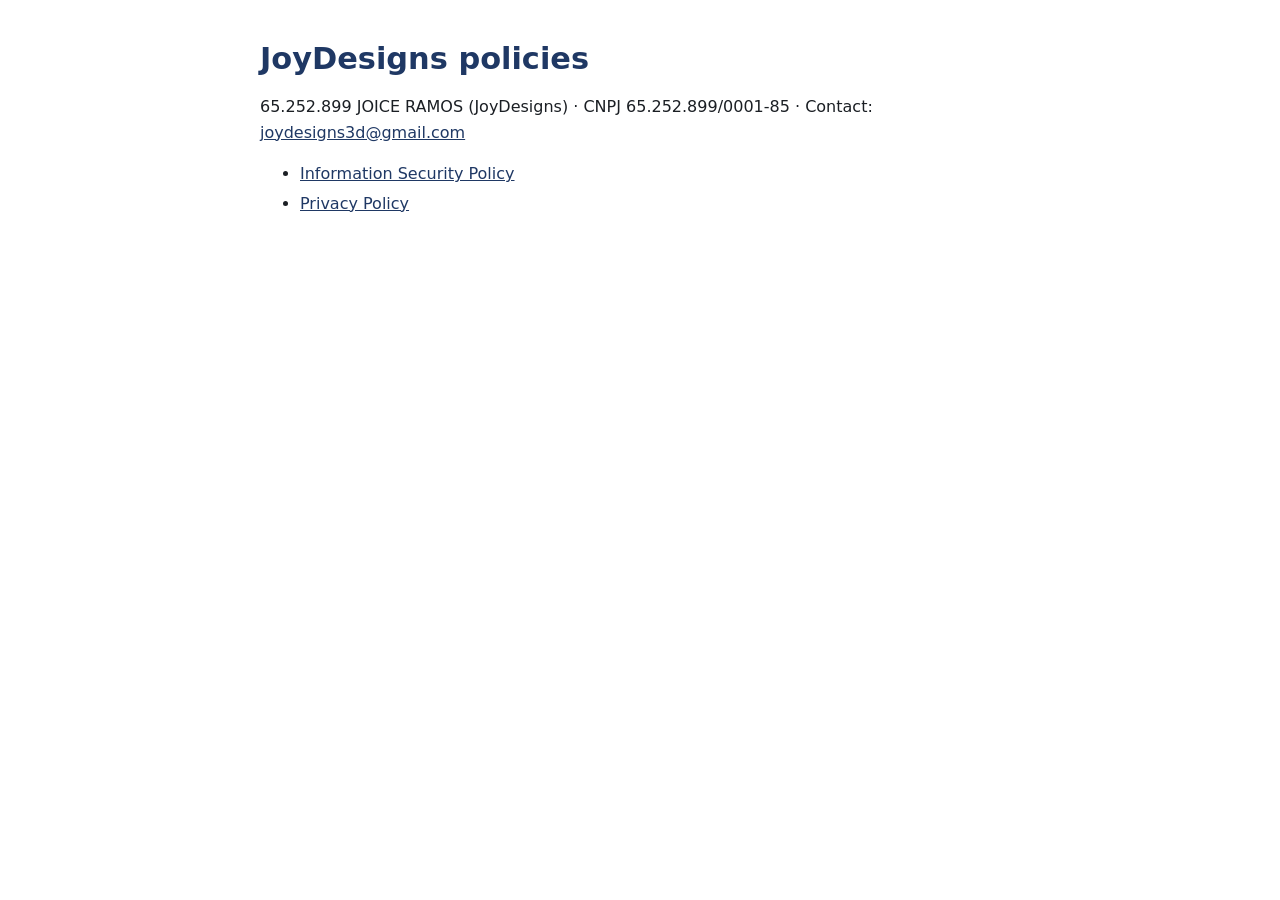
<file: index.html>
<!doctype html>
<html lang="en">
<head>
<meta charset="utf-8">
<meta name="viewport" content="width=device-width, initial-scale=1">
<title>JoyDesigns Policies</title>
<link rel="stylesheet" href="style.css">
</head>
<body>
<main>
<h1>JoyDesigns policies</h1>
<p>65.252.899 JOICE RAMOS (JoyDesigns) · CNPJ 65.252.899/0001-85 · Contact: <a href="mailto:joydesigns3d@gmail.com">joydesigns3d@gmail.com</a></p>
<ul>
<li><a href="security.html">Information Security Policy</a></li>
<li><a href="privacy.html">Privacy Policy</a></li>
</ul>
</main>
</body>
</html>
</file>
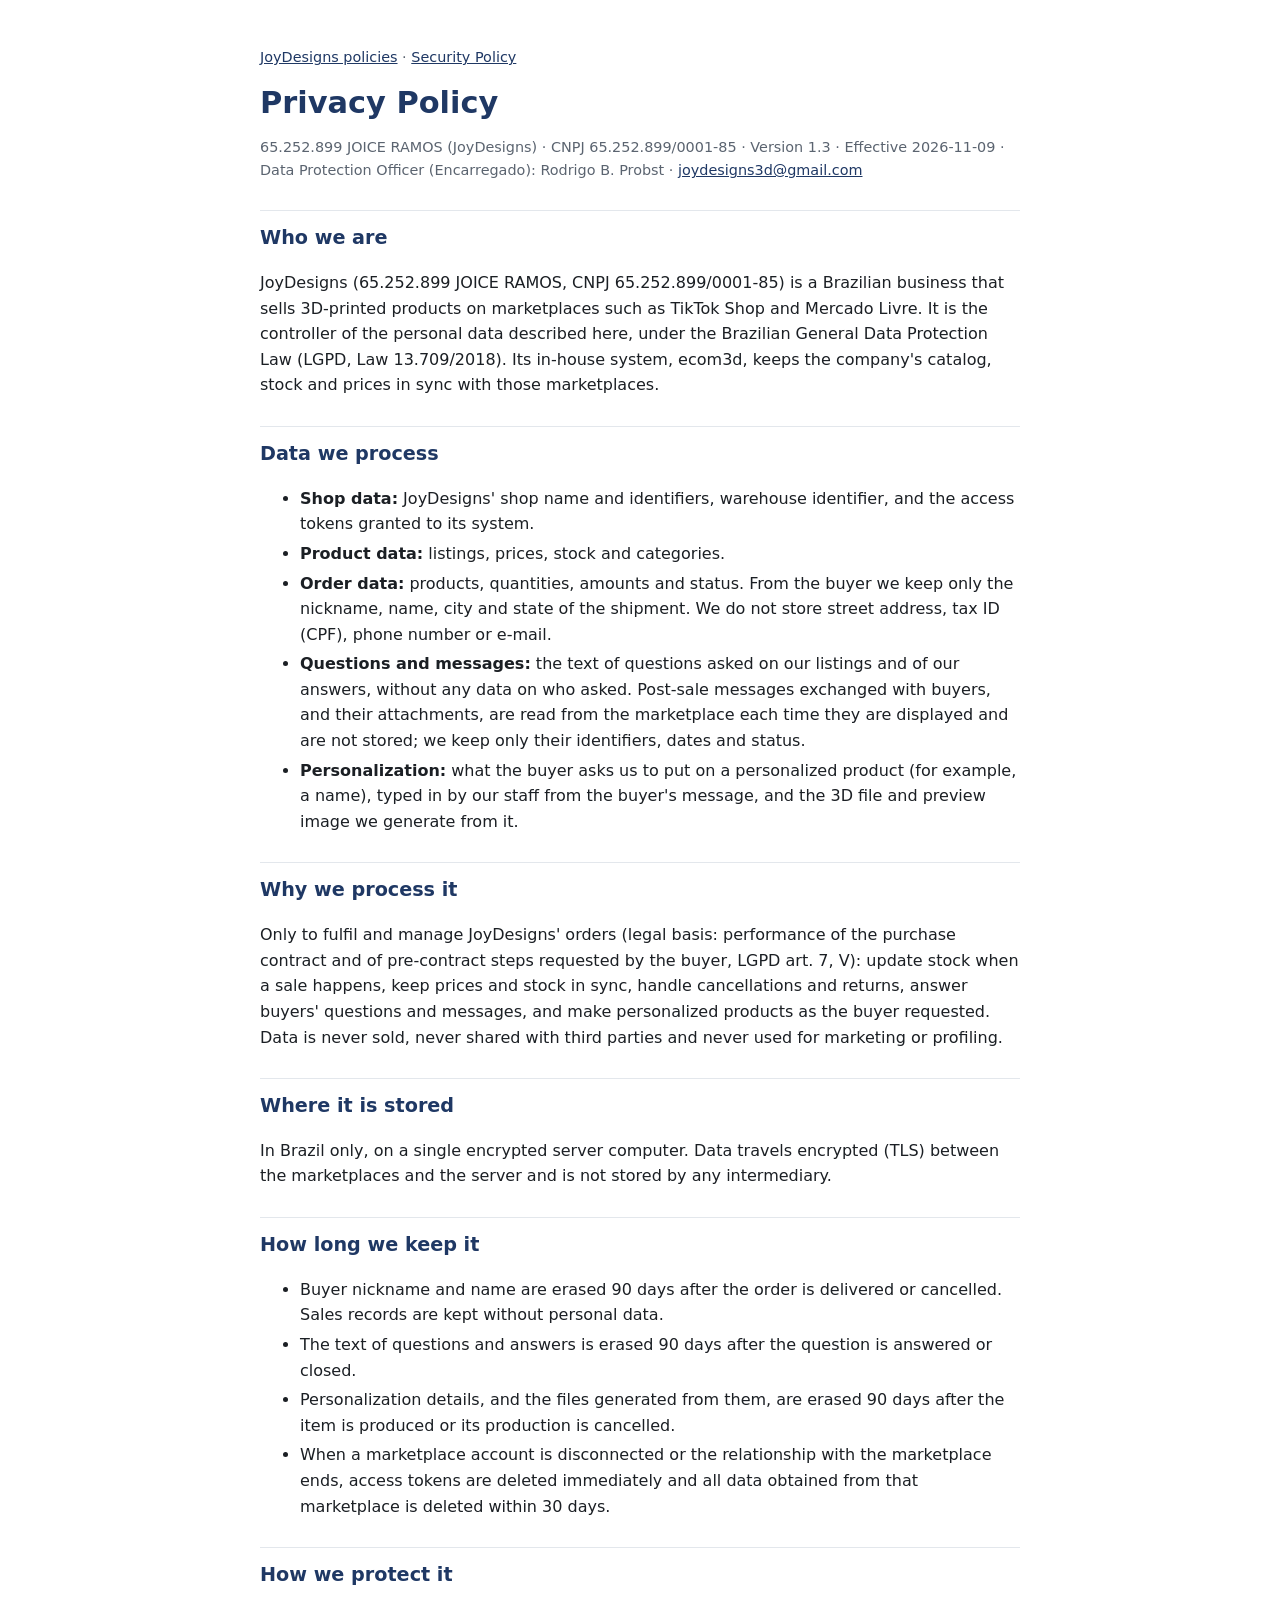
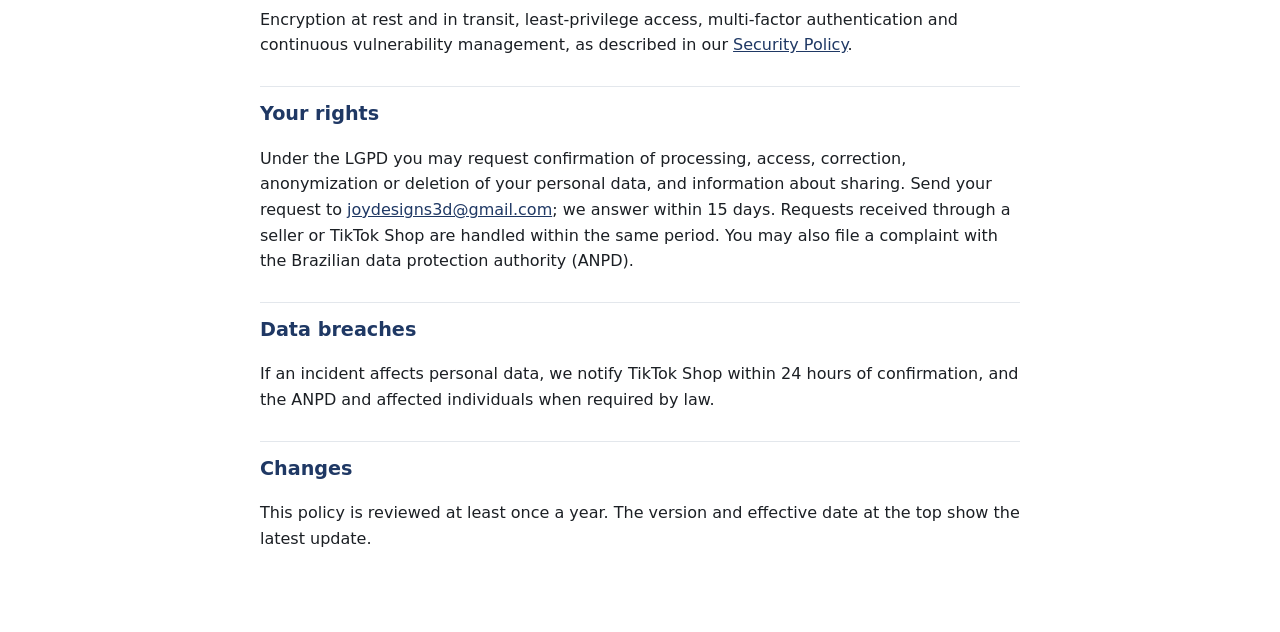
<file: privacy.html>
<!doctype html>
<html lang="en">
<head>
<meta charset="utf-8">
<meta name="viewport" content="width=device-width, initial-scale=1">
<title>JoyDesigns Privacy Policy</title>
<link rel="stylesheet" href="style.css">
</head>
<body>
<main>
<p class="nav"><a href="index.html">JoyDesigns policies</a> · <a href="security.html">Security Policy</a></p>
<h1>Privacy Policy</h1>
<p class="meta">65.252.899 JOICE RAMOS (JoyDesigns) · CNPJ 65.252.899/0001-85 · Version 1.3 · Effective 2026-11-09 · Data Protection Officer (Encarregado): Rodrigo B. Probst · <a href="mailto:joydesigns3d@gmail.com">joydesigns3d@gmail.com</a></p>

<h2>Who we are</h2>
<p>JoyDesigns (65.252.899 JOICE RAMOS, CNPJ 65.252.899/0001-85) is a Brazilian business that sells 3D-printed products on marketplaces such as TikTok Shop and Mercado Livre. It is the controller of the personal data described here, under the Brazilian General Data Protection Law (LGPD, Law 13.709/2018). Its in-house system, ecom3d, keeps the company's catalog, stock and prices in sync with those marketplaces.</p>

<h2>Data we process</h2>
<ul>
<li><strong>Shop data:</strong> JoyDesigns' shop name and identifiers, warehouse identifier, and the access tokens granted to its system.</li>
<li><strong>Product data:</strong> listings, prices, stock and categories.</li>
<li><strong>Order data:</strong> products, quantities, amounts and status. From the buyer we keep only the nickname, name, city and state of the shipment. We do not store street address, tax ID (CPF), phone number or e-mail.</li>
<li><strong>Questions and messages:</strong> the text of questions asked on our listings and of our answers, without any data on who asked. Post-sale messages exchanged with buyers, and their attachments, are read from the marketplace each time they are displayed and are not stored; we keep only their identifiers, dates and status.</li>
<li><strong>Personalization:</strong> what the buyer asks us to put on a personalized product (for example, a name), typed in by our staff from the buyer's message, and the 3D file and preview image we generate from it.</li>
</ul>

<h2>Why we process it</h2>
<p>Only to fulfil and manage JoyDesigns' orders (legal basis: performance of the purchase contract and of pre-contract steps requested by the buyer, LGPD art. 7, V): update stock when a sale happens, keep prices and stock in sync, handle cancellations and returns, answer buyers' questions and messages, and make personalized products as the buyer requested. Data is never sold, never shared with third parties and never used for marketing or profiling.</p>

<h2>Where it is stored</h2>
<p>In Brazil only, on a single encrypted server computer. Data travels encrypted (TLS) between the marketplaces and the server and is not stored by any intermediary.</p>

<h2>How long we keep it</h2>
<ul>
<li>Buyer nickname and name are erased 90 days after the order is delivered or cancelled. Sales records are kept without personal data.</li>
<li>The text of questions and answers is erased 90 days after the question is answered or closed.</li>
<li>Personalization details, and the files generated from them, are erased 90 days after the item is produced or its production is cancelled.</li>
<li>When a marketplace account is disconnected or the relationship with the marketplace ends, access tokens are deleted immediately and all data obtained from that marketplace is deleted within 30 days.</li>
</ul>

<h2>How we protect it</h2>
<p>Encryption at rest and in transit, least-privilege access, multi-factor authentication and continuous vulnerability management, as described in our <a href="security.html">Security Policy</a>.</p>

<h2>Your rights</h2>
<p>Under the LGPD you may request confirmation of processing, access, correction, anonymization or deletion of your personal data, and information about sharing. Send your request to <a href="mailto:joydesigns3d@gmail.com">joydesigns3d@gmail.com</a>; we answer within 15 days. Requests received through a seller or TikTok Shop are handled within the same period. You may also file a complaint with the Brazilian data protection authority (ANPD).</p>

<h2>Data breaches</h2>
<p>If an incident affects personal data, we notify TikTok Shop within 24 hours of confirmation, and the ANPD and affected individuals when required by law.</p>

<h2>Changes</h2>
<p>This policy is reviewed at least once a year. The version and effective date at the top show the latest update.</p>
</main>
</body>
</html>
</file>
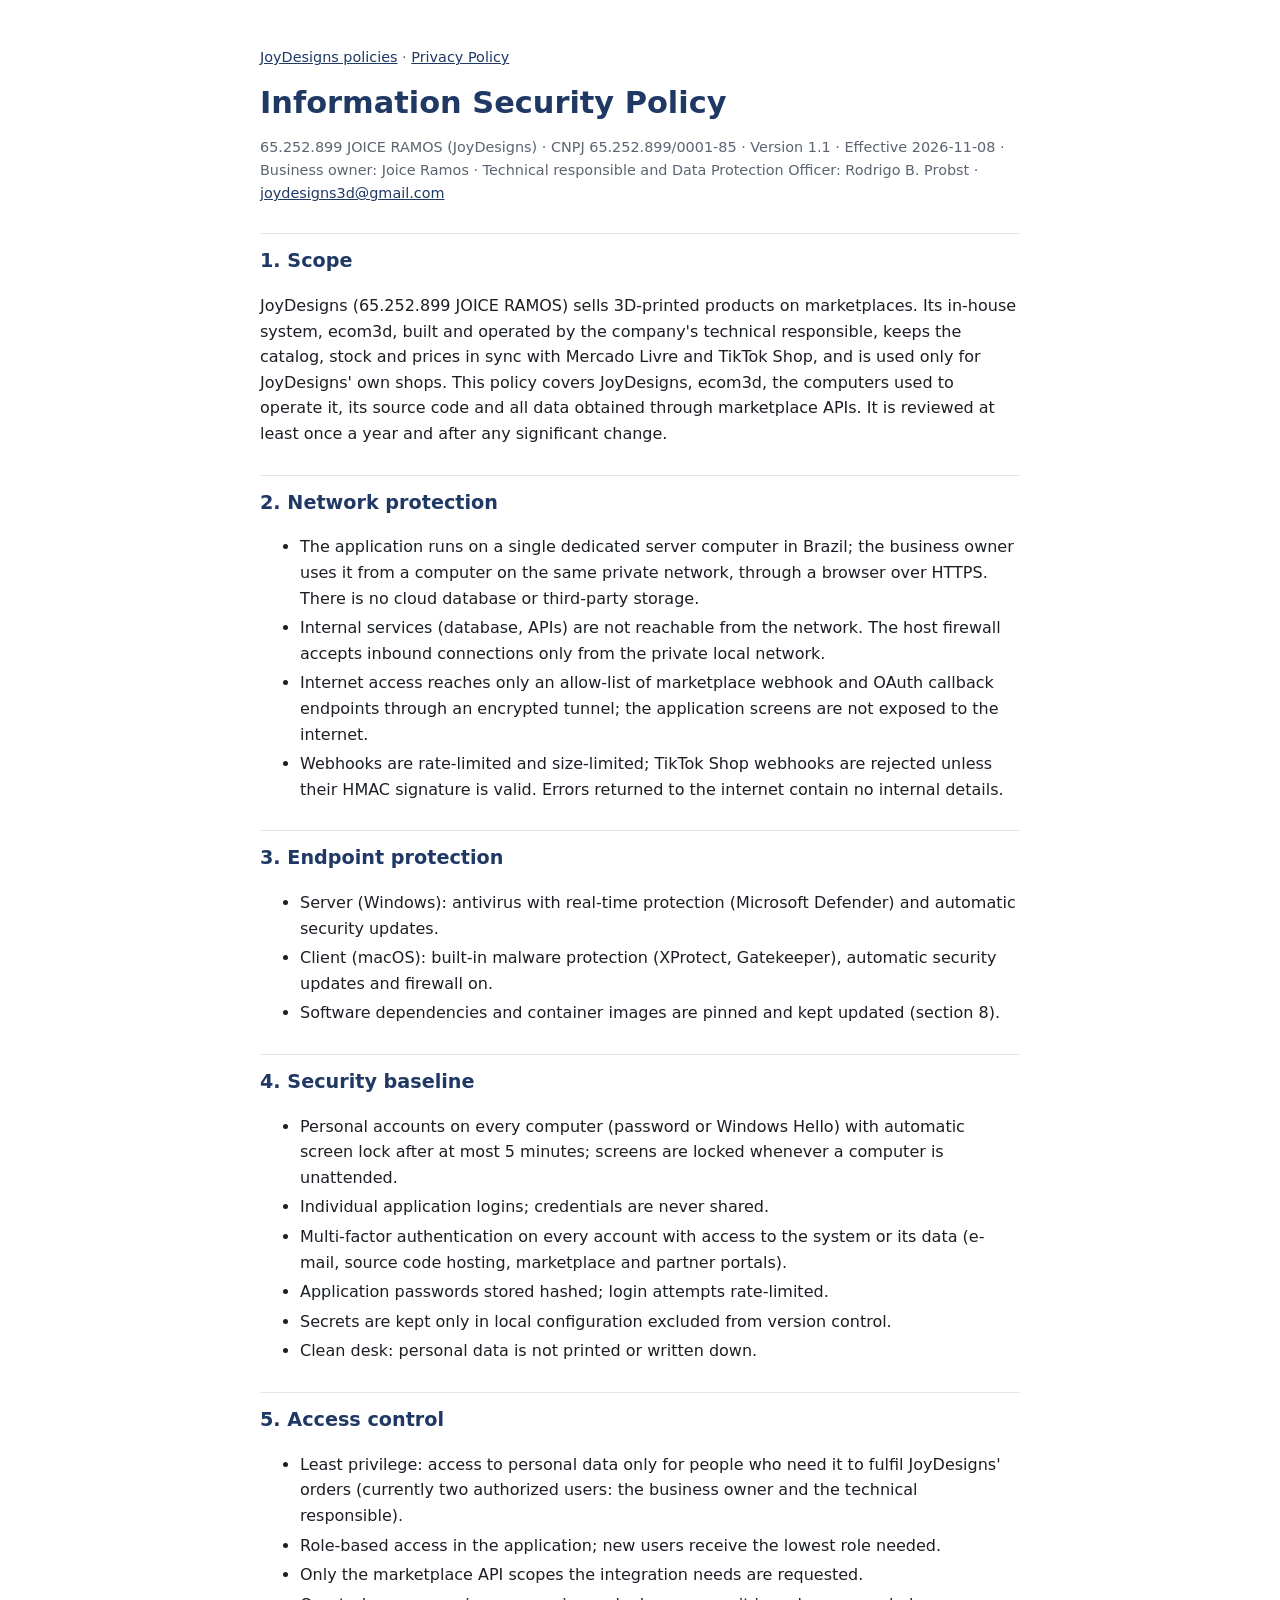
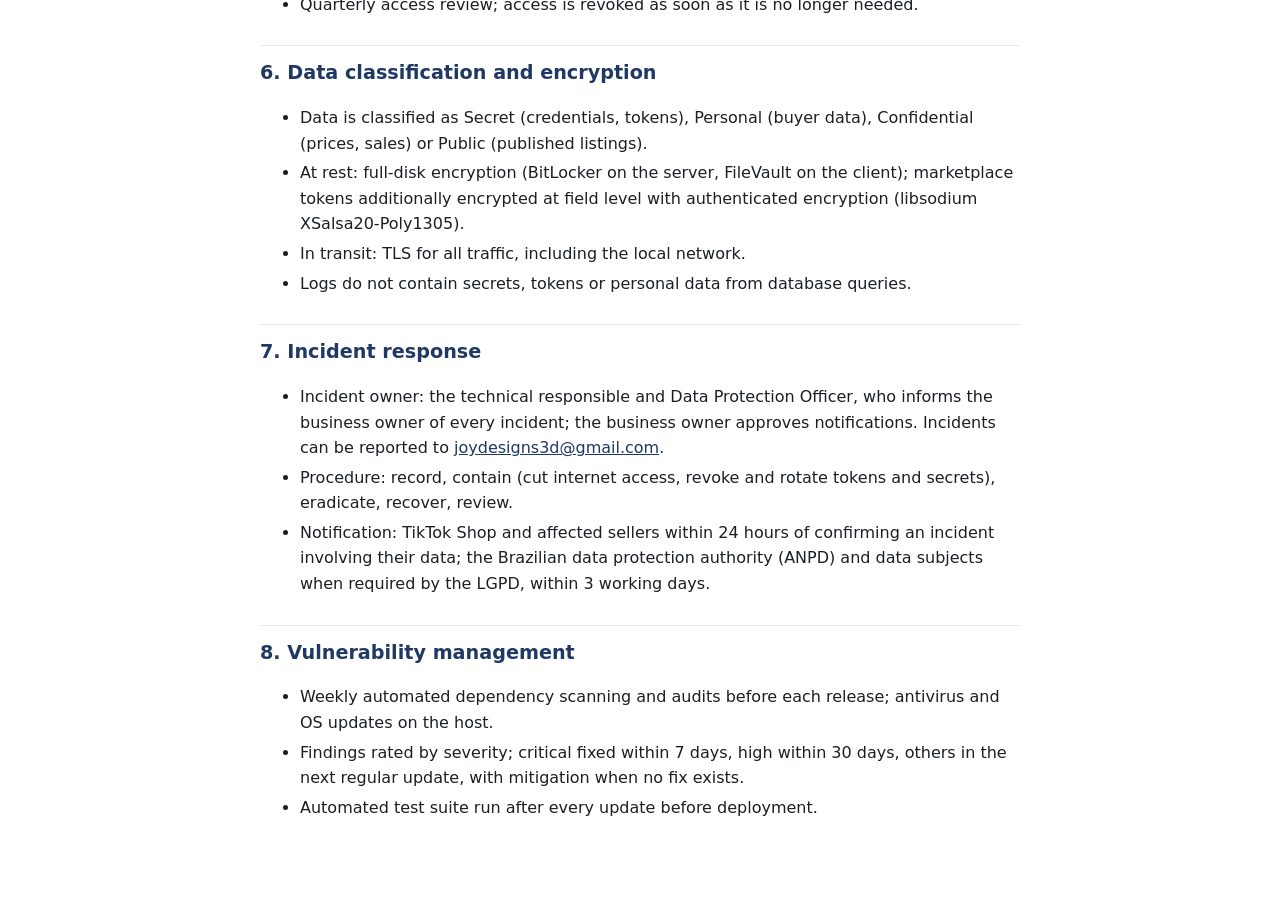
<file: security.html>
<!doctype html>
<html lang="en">
<head>
<meta charset="utf-8">
<meta name="viewport" content="width=device-width, initial-scale=1">
<title>JoyDesigns Security Policy</title>
<link rel="stylesheet" href="style.css">
</head>
<body>
<main>
<p class="nav"><a href="index.html">JoyDesigns policies</a> · <a href="privacy.html">Privacy Policy</a></p>
<h1>Information Security Policy</h1>
<p class="meta">65.252.899 JOICE RAMOS (JoyDesigns) · CNPJ 65.252.899/0001-85 · Version 1.1 · Effective 2026-11-08 · Business owner: Joice Ramos · Technical responsible and Data Protection Officer: Rodrigo B. Probst · <a href="mailto:joydesigns3d@gmail.com">joydesigns3d@gmail.com</a></p>

<h2>1. Scope</h2>
<p>JoyDesigns (65.252.899 JOICE RAMOS) sells 3D-printed products on marketplaces. Its in-house system, ecom3d, built and operated by the company's technical responsible, keeps the catalog, stock and prices in sync with Mercado Livre and TikTok Shop, and is used only for JoyDesigns' own shops. This policy covers JoyDesigns, ecom3d, the computers used to operate it, its source code and all data obtained through marketplace APIs. It is reviewed at least once a year and after any significant change.</p>

<h2>2. Network protection</h2>
<ul>
<li>The application runs on a single dedicated server computer in Brazil; the business owner uses it from a computer on the same private network, through a browser over HTTPS. There is no cloud database or third-party storage.</li>
<li>Internal services (database, APIs) are not reachable from the network. The host firewall accepts inbound connections only from the private local network.</li>
<li>Internet access reaches only an allow-list of marketplace webhook and OAuth callback endpoints through an encrypted tunnel; the application screens are not exposed to the internet.</li>
<li>Webhooks are rate-limited and size-limited; TikTok Shop webhooks are rejected unless their HMAC signature is valid. Errors returned to the internet contain no internal details.</li>
</ul>

<h2>3. Endpoint protection</h2>
<ul>
<li>Server (Windows): antivirus with real-time protection (Microsoft Defender) and automatic security updates.</li>
<li>Client (macOS): built-in malware protection (XProtect, Gatekeeper), automatic security updates and firewall on.</li>
<li>Software dependencies and container images are pinned and kept updated (section 8).</li>
</ul>

<h2>4. Security baseline</h2>
<ul>
<li>Personal accounts on every computer (password or Windows Hello) with automatic screen lock after at most 5 minutes; screens are locked whenever a computer is unattended.</li>
<li>Individual application logins; credentials are never shared.</li>
<li>Multi-factor authentication on every account with access to the system or its data (e-mail, source code hosting, marketplace and partner portals).</li>
<li>Application passwords stored hashed; login attempts rate-limited.</li>
<li>Secrets are kept only in local configuration excluded from version control.</li>
<li>Clean desk: personal data is not printed or written down.</li>
</ul>

<h2>5. Access control</h2>
<ul>
<li>Least privilege: access to personal data only for people who need it to fulfil JoyDesigns' orders (currently two authorized users: the business owner and the technical responsible).</li>
<li>Role-based access in the application; new users receive the lowest role needed.</li>
<li>Only the marketplace API scopes the integration needs are requested.</li>
<li>Quarterly access review; access is revoked as soon as it is no longer needed.</li>
</ul>

<h2>6. Data classification and encryption</h2>
<ul>
<li>Data is classified as Secret (credentials, tokens), Personal (buyer data), Confidential (prices, sales) or Public (published listings).</li>
<li>At rest: full-disk encryption (BitLocker on the server, FileVault on the client); marketplace tokens additionally encrypted at field level with authenticated encryption (libsodium XSalsa20-Poly1305).</li>
<li>In transit: TLS for all traffic, including the local network.</li>
<li>Logs do not contain secrets, tokens or personal data from database queries.</li>
</ul>

<h2>7. Incident response</h2>
<ul>
<li>Incident owner: the technical responsible and Data Protection Officer, who informs the business owner of every incident; the business owner approves notifications. Incidents can be reported to <a href="mailto:joydesigns3d@gmail.com">joydesigns3d@gmail.com</a>.</li>
<li>Procedure: record, contain (cut internet access, revoke and rotate tokens and secrets), eradicate, recover, review.</li>
<li>Notification: TikTok Shop and affected sellers within 24 hours of confirming an incident involving their data; the Brazilian data protection authority (ANPD) and data subjects when required by the LGPD, within 3 working days.</li>
</ul>

<h2>8. Vulnerability management</h2>
<ul>
<li>Weekly automated dependency scanning and audits before each release; antivirus and OS updates on the host.</li>
<li>Findings rated by severity; critical fixed within 7 days, high within 30 days, others in the next regular update, with mitigation when no fix exists.</li>
<li>Automated test suite run after every update before deployment.</li>
</ul>
</main>
</body>
</html>
</file>
<file: style.css>
:root { --text: #1b1f24; --muted: #5b6470; --accent: #1f3864; --bg: #ffffff; --line: #e3e7ec; }
@media (prefers-color-scheme: dark) { :root { --text: #e6e9ee; --muted: #9aa4b1; --accent: #8fb2ff; --bg: #14171b; --line: #2a3038; } }
body { margin: 0; background: var(--bg); color: var(--text); font: 16px/1.6 system-ui, -apple-system, "Segoe UI", Arial, sans-serif; }
main { max-width: 760px; margin: 0 auto; padding: 32px 16px 64px; }
h1 { color: var(--accent); font-size: 1.9rem; line-height: 1.25; margin: 8px 0 4px; }
h2 { color: var(--accent); font-size: 1.2rem; margin: 28px 0 6px; padding-top: 12px; border-top: 1px solid var(--line); }
.meta, .nav { color: var(--muted); font-size: .9rem; }
a { color: var(--accent); }
li { margin: 4px 0; }
</file>
